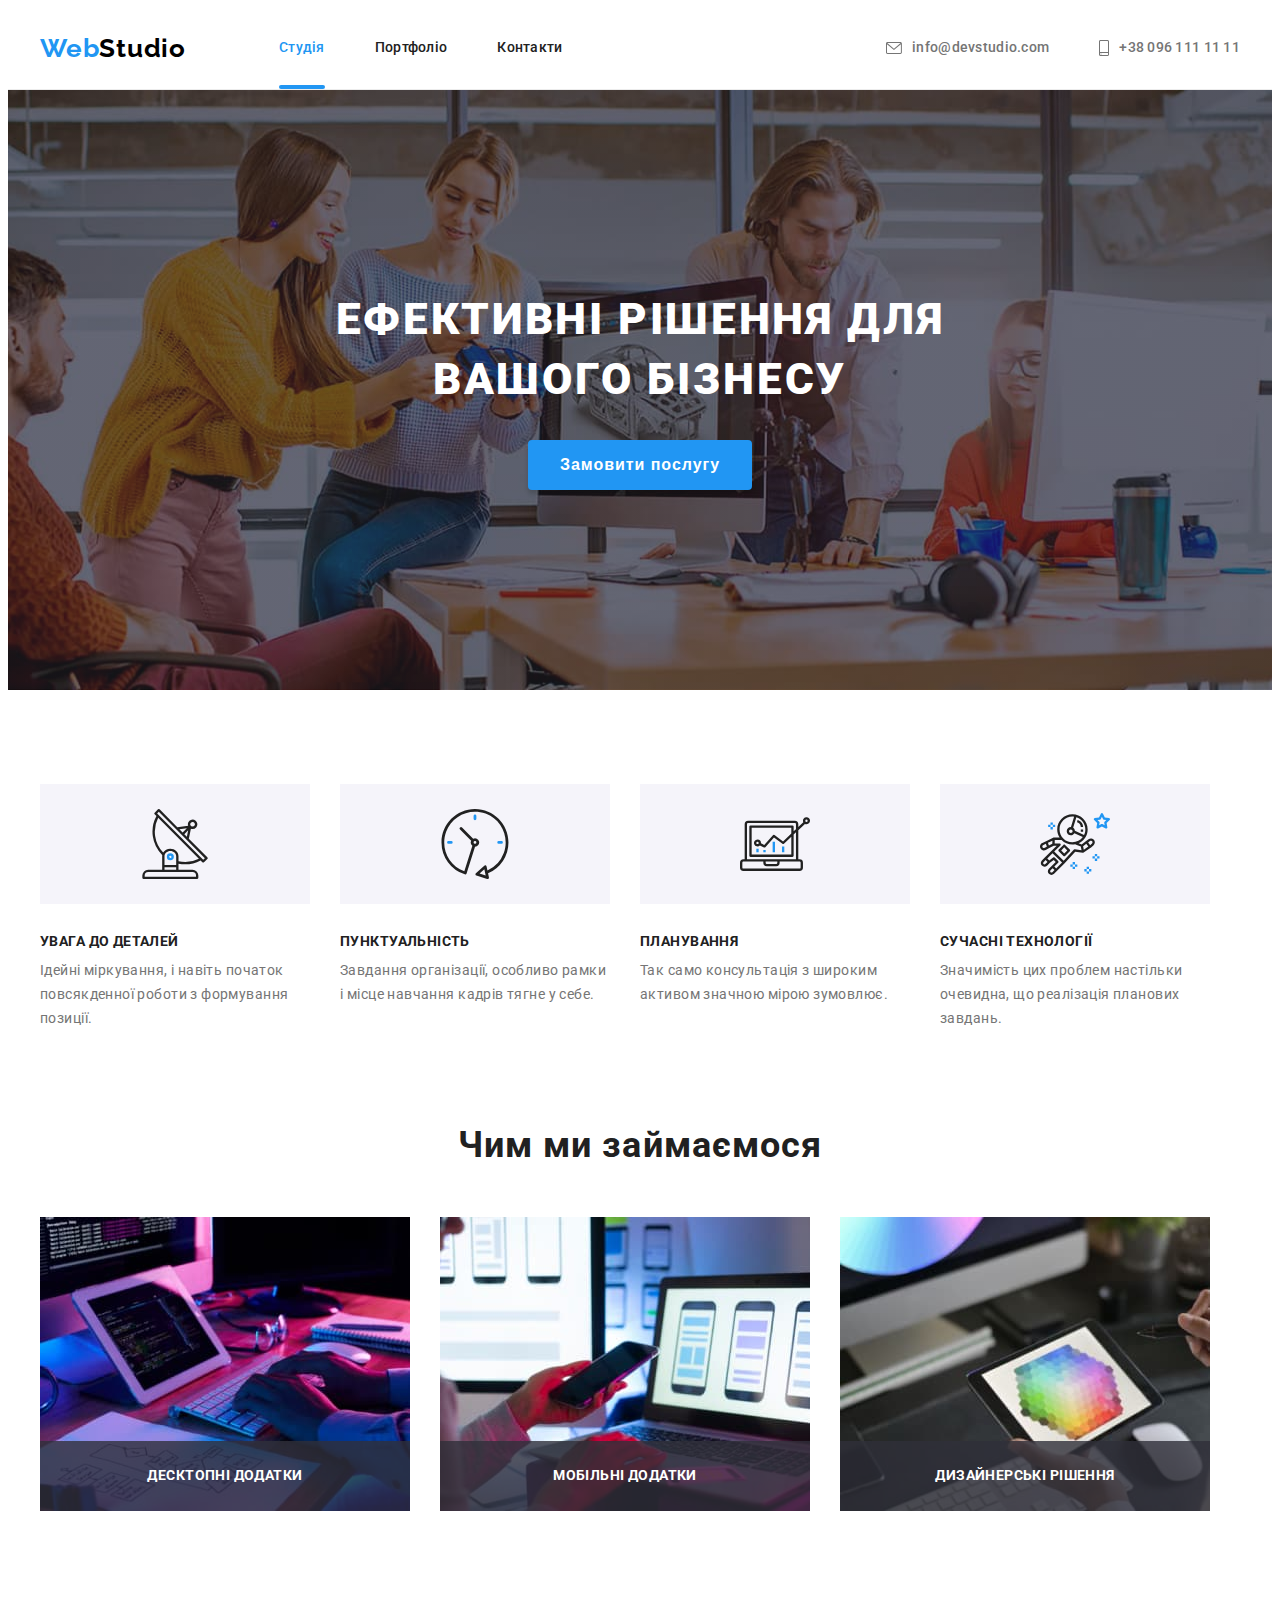
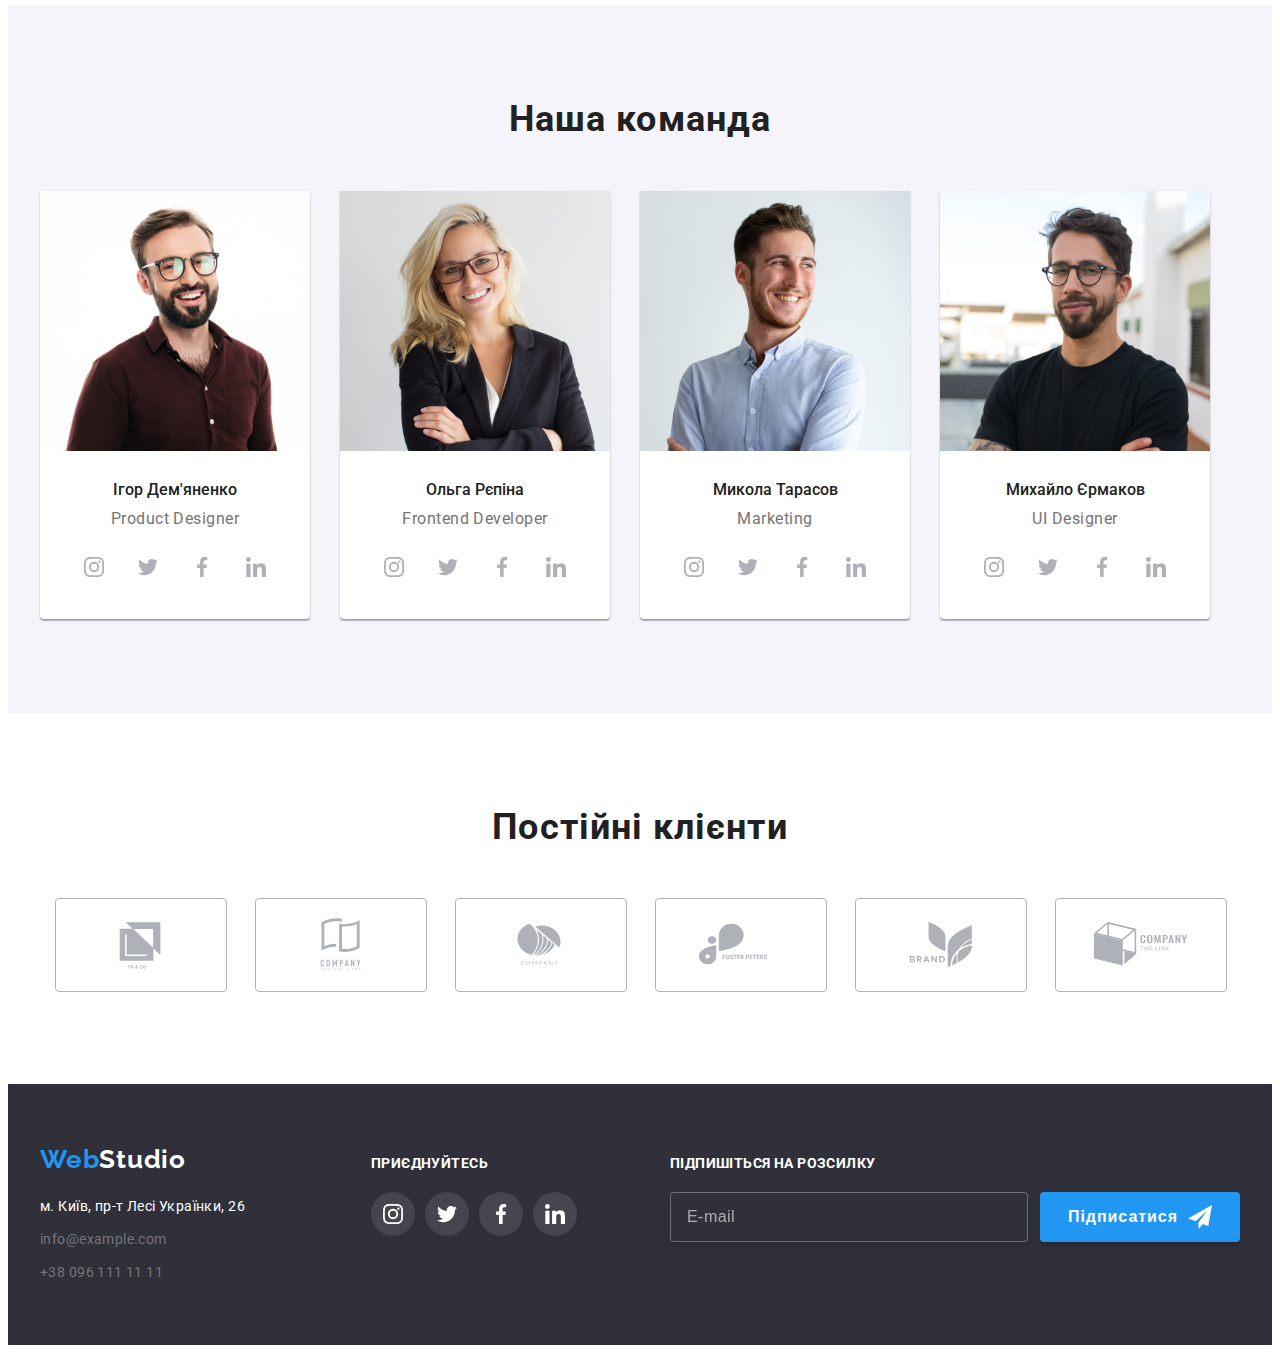
<file: index.html>
<!DOCTYPE html>
<html lang="eu">
  <head>
    <meta charset="UTF-8" />
    <meta http-equiv="X-UA-Compatible" content="IE=edge" />
    <meta name="viewport" content="width=device-width, initial-scale=1.0" />
    <title>Студія</title>
    <link rel="preconnect" href="https://fonts.googleapis.com" />
    <link rel="preconnect" href="https://fonts.gstatic.com" crossorigin />
    <link
      href="https://fonts.googleapis.com/css2?family=Raleway:wght@700&family=Roboto:wght@400;500;700;900&display=swap"
      rel="stylesheet"
    />
    <link 
      rel="stylesheet"
      href="https://cdnjs.cloudflare.com/ajax/libs/modern-normalize/1.1.0/modern-normalize.min.css"
      integrity="sha512-wpPYUAdjBVSE4KJnH1VR1HeZfpl1ub8YT/NKx4PuQ5NmX2tKuGu6U/JRp5y+Y8XG2tV+wKQpNHVUX03MfMFn9Q=="
      crossorigin="anonymous"
      referrerpolicy="no-referrer"
    />
 
    <link rel="stylesheet" href="./css/styles.css" />
  </head>
  <body>
    <!--хедер сайта-->
    <header class="header">
      <div class="container main">
        <nav class="header-nav main">
          <a href="" class="header-logo-link link"
            ><span class="web header-logo-link">Web</span
            ><span class="studio header-logo-link">Studio</span></a
          >

          <ul class="header-list list">
            <li class="header-item"> 
              <a href="" class="header-link link current">Студія</a>
            </li>
            <li class="header-item">
              <a href="./portfolio.html" class="header-link link">Портфоліо</a>
            </li>
            <li class="header-item">
              <a href="" class="header-link link">Контакти</a>
            </li>
          </ul>
        </nav>
        <ul class="header-contact list">
          <li class="header-item">
            <a
              href="mailto:info@devstudio.com"
              class="header-link link button-contact"
            >
              <svg class="header-item-icon" width="16px" height="12px">
                <use href="./images/icons.svg#icon-envelope"></use>
              </svg>
              info@devstudio.com
            </a>
          </li>
          <li class="header-item">
            <a href="tel:+380961111111" class="header-link link button-contact">
              <svg class="header-item-icon" width="10px" height="16px">
                <use href="./images/icons.svg#icon-smartphone"></use>
              </svg>
              +38 096 111 11 11
            </a>
          </li>
        </ul>
      </div>
    </header>
    <main>
      <!--шапка-->

      <section class="hero">
        <div class="container">
          <h1 class="hero-title">Ефективні рішення для вашого бізнесу</h1>
          <button data-modal-open type="button" class="hero-btn">
            Замовити послугу
          </button>
        </div>
      </section>

      <!--особливості-->
      <section class="section">
        <div class="container">
          <h2 class="features-titel text-hidden">особливості</h2>
          <ul class="features-list list">
            <li class="features-item">
              <div class="features-icon">
                <svg class="features-item-icon" width="70px" height="70px">
                  <use href="./images/icons.svg#icon-antenna"></use>
                </svg>
              </div>
              <h3 class="features-skills-title">УВАГА ДО ДЕТАЛЕЙ</h3>
              <p class="features-skills-text">
                Ідейні міркування, і навіть початок повсякденної роботи з
                формування позиції.
              </p>
            </li>
            <li class="features-item">
              <div class="features-icon">
                <svg class="features-item-icon" width="70px" height="70px">
                  <use href="./images/icons.svg#icon-clock"></use>
                </svg>
              </div>
              <h3 class="features-skills-title">ПУНКТУАЛЬНІСТЬ</h3>
              <p class="features-skills-text">
                Завдання організації, особливо рамки і місце навчання кадрів
                тягне у себе.
              </p>
            </li>
            <li class="features-item">
              <div class="features-icon">
                <svg class="features-item-icon" width="70px" height="70px">
                  <use href="./images/icons.svg#icon-diagram"></use>
                </svg>
              </div>
              <h3 class="features-skills-title">ПЛАНУВАННЯ</h3>
              <p class="features-skills-text">
                Так само консультація з широким активом значною мірою зумовлює.
              </p>
            </li>
            <li class="features-item">
              <div class="features-icon">
                <svg class="features-item-icon" width="70px" height="70px">
                  <use href="./images/icons.svg#icon-astronaut"></use>
                </svg>
              </div>
              <h3 class="features-skills-title">СУЧАСНІ ТЕХНОЛОГІЇ</h3>
              <p class="features-skills-text">
                Значимість цих проблем настільки очевидна, що реалізація
                планових завдань.
              </p>
            </li>
          </ul>
        </div>
      </section>
      <!--зайнятість-->
      <section class="section employment">
        <div class="container">
          <h2 class="employment-title">Чим ми займаємося</h2>
          <ul class="employment-list list">
            <li class="employment-item">
              <div class="employment-img">
                <img
                  class="img"
                  src="./images/box-1.jpg"
                  alt="desktop applications"
                  width="370"
                />
                <p class="employment-top-text">Десктопні додатки</p>
              </div>
            </li>
            <li class="employment-item">
              <div class="employment-img">
                <img
                  class="img"
                  src="./images/box-2.jpg"
                  alt="mobile application"
                  width="370"
                />
                <p class="employment-top-text">Мобільні додатки</p>
              </div>
            </li>
            <li class="employment-item">
              <div class="employment-img">
                <img
                  class="img"
                  src="./images/box-3.jpg"
                  alt="design solution"
                  width="370"
                />
                <p class="employment-top-text">Дизайнерські рішення</p>
              </div>
            </li>
          </ul>
        </div>
      </section>
      <!--команда-->
      <section class="section team">
        <div class="container">
          <h2 class="team-title">Наша команда</h2>
          <ul class="team-list list">
            <li class="team-item">
              <img
                class="img"
                src="./images/produkt-designe.jpg"
                alt="produkt designer"
                width="270"
              />
              <div class="team-jpg">
                <h3 class="team-player-title">Ігор Дем'яненко</h3>
                <p class="team-text">Product Designer</p>
                <ul class="social-network list">
                  <li class="social-network-item">
                    <a href="" class="social-network-link link">
                      <svg
                        class="social-network-icon"
                        width="20px"
                        height="20px"
                      >
                        <use href="./images/icons.svg#icon-instagram"></use>
                      </svg>
                    </a>
                  </li>
                  <li class="social-network-item">
                    <a href="" class="social-network-link link">
                      <svg
                        class="social-network-icon"
                        width="20px"
                        height="20px"
                      >
                        <use href="./images/icons.svg#icon-twitter"></use>
                      </svg>
                    </a>
                  </li>
                  <li class="social-network-item">
                    <a href="" class="social-network-link link">
                      <svg
                        class="social-network-icon"
                        width="20px"
                        height="20px"
                      >
                        <use href="./images/icons.svg#icon-facebook"></use>
                      </svg>
                    </a>
                  </li>
                  <li class="social-network-item">
                    <a href="" class="social-network-link link">
                      <svg
                        class="social-network-icon"
                        width="20px"
                        height="20px"
                      >
                        <use href="./images/icons.svg#icon-linkedin"></use>
                      </svg>
                    </a>
                  </li>
                </ul>
              </div>
            </li>
            <li class="team-item">
              <img
                class="img"
                src="./images/frontend-developed.jpg"
                alt="frontend developed"
                width="270"
              />
              <div class="team-jpg">
                <h3 class="team-player-title">Ольга Рєпіна</h3>
                <p class="team-text">Frontend Developer</p>
                <ul class="social-network list">
                  <li class="social-network-item">
                    <a href="" class="social-network-link link">
                      <svg
                        class="social-network-icon"
                        width="20px"
                        height="20px"
                      >
                        <use href="./images/icons.svg#icon-instagram"></use>
                      </svg>
                    </a>
                  </li>
                  <li class="social-network-item">
                    <a href="" class="social-network-link link">
                      <svg
                        class="social-network-icon"
                        width="20px"
                        height="20px"
                      >
                        <use href="./images/icons.svg#icon-twitter"></use>
                      </svg>
                    </a>
                  </li>
                  <li class="social-network-item">
                    <a href="" class="social-network-link link">
                      <svg
                        class="social-network-icon"
                        width="20px"
                        height="20px"
                      >
                        <use href="./images/icons.svg#icon-facebook"></use>
                      </svg>
                    </a>
                  </li>
                  <li class="social-network-item">
                    <a href="" class="social-network-link link">
                      <svg
                        class="social-network-icon"
                        width="20px"
                        height="20px"
                      >
                        <use href="./images/icons.svg#icon-linkedin"></use>
                      </svg>
                    </a>
                  </li>
                </ul>
              </div>
            </li>
            <li class="team-item">
              <img
                class="img"
                src="./images/marketing.jpg"
                alt="marketing"
                width="270"
              />
              <div class="team-jpg">
                <h3 class="team-player-title">Микола Тарасов</h3>
                <p class="team-text">Marketing</p>
                <ul class="social-network list">
                  <li class="social-network-item">
                    <a href="" class="social-network-link link">
                      <svg
                        class="social-network-icon"
                        width="20px"
                        height="20px"
                      >
                        <use href="./images/icons.svg#icon-instagram"></use>
                      </svg>
                    </a>
                  </li>
                  <li class="social-network-item">
                    <a href="" class="social-network-link link">
                      <svg
                        class="social-network-icon"
                        width="20px"
                        height="20px"
                      >
                        <use href="./images/icons.svg#icon-twitter"></use>
                      </svg>
                    </a>
                  </li>
                  <li class="social-network-item">
                    <a href="" class="social-network-link link">
                      <svg
                        class="social-network-icon"
                        width="20px"
                        height="20px"
                      >
                        <use href="./images/icons.svg#icon-facebook"></use>
                      </svg>
                    </a>
                  </li>
                  <li class="social-network-item">
                    <a href="" class="social-network-link link">
                      <svg
                        class="social-network-icon"
                        width="20px"
                        height="20px"
                      >
                        <use href="./images/icons.svg#icon-linkedin"></use>
                      </svg>
                    </a>
                  </li>
                </ul>
              </div>
            </li>
            <li class="team-item">
              <img
                class="img"
                src="./images/ui-designet.jpg"
                alt="ui designer"
                width="270"
              />
              <div class="team-jpg">
                <h3 class="team-player-title">Михайло Єрмаков</h3>
                <p class="team-text">UI Designer</p>
                <ul class="social-network list">
                  <li class="social-network-item">
                    <a href="" class="social-network-link link">
                      <svg
                        class="social-network-icon"
                        width="20px"
                        height="20px"
                      >
                        <use href="./images/icons.svg#icon-instagram"></use>
                      </svg>
                    </a>
                  </li>
                  <li class="social-network-item">
                    <a href="" class="social-network-link link">
                      <svg
                        class="social-network-icon"
                        width="20px"
                        height="20px"
                      >
                        <use href="./images/icons.svg#icon-twitter"></use>
                      </svg>
                    </a>
                  </li>
                  <li class="social-network-item">
                    <a href="" class="social-network-link link">
                      <svg
                        class="social-network-icon"
                        width="20px"
                        height="20px"
                      >
                        <use href="./images/icons.svg#icon-facebook"></use>
                      </svg>
                    </a>
                  </li>
                  <li class="social-network-item">
                    <a href="" class="social-network-link link">
                      <svg
                        class="social-network-icon"
                        width="20px"
                        height="20px"
                      >
                        <use href="./images/icons.svg#icon-linkedin"></use>
                      </svg>
                    </a>
                  </li>
                </ul>
              </div>
            </li>
          </ul>
        </div>
      </section>

      <!--клієнти-->
      <section class="section">
        <div class="container">
          <h2 class="client-title">Постійні клієнти</h2>
          <ul class="client-list list">
            <li class="client-item">
              <a href="" class="client-link link">
                <svg class="client-icon" width="106px" height="60px">
                  <use href="./images/icons.svg#icon-logo-ya-co"></use>
                </svg>
              </a>
            </li>
            <li class="client-item">
              <a href="" class="client-link link">
                <svg class="client-icon" width="106px" height="60px">
                  <use
                    href="./images/icons.svg#icon-logo-company-tag-line-here"
                  ></use>
                </svg>
              </a>
            </li>
            <li class="client-item">
              <a href="" class="client-link link">
                <svg class="client-icon" width="106px" height="60px">
                  <use href="./images/icons.svg#icon-logo-company"></use>
                </svg>
              </a>
            </li>
            <li class="client-item">
              <a href="" class="client-link link">
                <svg class="client-icon" width="106px" height="60px">
                  <use href="./images/icons.svg#icon-logo-foster-peters"></use>
                </svg>
              </a>
            </li>
            <li class="client-item">
              <a href="" class="client-link link">
                <svg class="client-icon" width="106px" height="60px">
                  <use href="./images/icons.svg#icon-logo-brand"></use>
                </svg>
              </a>
            </li>
            <li class="client-item">
              <a href="" class="client-link link">
                <svg class="client-icon" width="106px" height="60px">
                  <use href="./images/icons.svg#icon-logo-tag-line"></use>
                </svg>
              </a>
            </li>
          </ul>
        </div>
      </section>
    </main>

    <footer class="footer">
      <div class="container footer-flex">
        <div class="footer-contact">
          <a href="" class="footer-logo-link link"
            ><span class="footer-web footer-logo-link">Web</span
            ><span class="footer-studio footer-logo-link">Studio</span></a
          >

          <address class="footer-adress">
            <ul class="footer-list list">
              <li class="footer-adress-item foot-item">
                <a
                  href="https://goo.gl/maps/GNoJBwLivwUf7jna8"
                  target="_blank"
                  class="footer-link link adress"
                  >м. Київ, пр-т Лесі Українки, 26</a
                >
              </li>
              <li class="footer-mail-item foot-item">
                <a
                  href="mailto:info@example.com"
                  class="footer-link link button-contact"
                  >info@example.com</a
                >
              </li>
              <li class="footer-tel-item">
                <a
                  href="tel:+380991111111"
                  class="footer-link link button-contact"
                  >+38 096 111 11 11</a
                >
              </li>
            </ul>
          </address>
        </div>

        <div class="footer-icon">
          <h2 class="footer-team-icon list">приєднуйтесь</h2>
          <ul class="footer-social-network list">
            <li class="footer-social-network-item">
              <a href="" class="footer-social-network-link link">
                <svg
                  class="footer-social-network-icon"
                  width="20px"
                  height="20px"
                >
                  <use href="./images/icons.svg#icon-instagram"></use>
                </svg>
              </a>
            </li>
            <li class="footer-social-network-item">
              <a href="" class="footer-social-network-link link">
                <svg
                  class="footer-social-network-icon"
                  width="20px"
                  height="20px"
                >
                  <use href="./images/icons.svg#icon-twitter"></use>
                </svg>
              </a>
            </li>
            <li class="footer-social-network-item">
              <a href="" class="footer-social-network-link link">
                <svg
                  class="footer-social-network-icon"
                  width="20px"
                  height="20px"
                >
                  <use href="./images/icons.svg#icon-facebook"></use>
                </svg>
              </a>
            </li>
            <li class="footer-social-network-item">
              <a href="" class="footer-social-network-link link">
                <svg
                  class="footer-social-network-icon"
                  width="20px"
                  height="20px"
                >
                  <use href="./images/icons.svg#icon-linkedin"></use>
                </svg>
              </a>
            </li>
          </ul>
        </div>

        <div class="footer-singup">
          <h2 class="footer-singup-team">Підпишіться на розсилку</h2>
          <form class="footer-singup-send">
            <input
              type="email"
              class="footer-singup-input"
              placeholder="E-mail"
              name="mail"
              id="mail"
            />
            <button class="footer-singup-btn">
              Підписатися
              <svg class="footer-singup-btn-icon" width="24px" height="24px">
                <use href="./images/icons.svg#icon-send"></use>
              </svg>
            </button>
          </form>
        </div>
      </div>
    </footer>

    <div class="backdrop is-hidden" data-modal>
      <div class="modal">
        <button type="button" class="modal-close" data-modal-close>
          <svg class="modal-x-close-icon" width="18px" height="18px">
            <use href="./images/icons.svg#icon-x-close-black"></use>
          </svg>
        </button>

        <h2 class="modal-title">Залиште свої дані, ми вам передзвонимо</h2>
        <form class="modal-form">
          <div class="modal-field">
            <label for="name" class="modal-label">Імʼя</label>
            <div class="modal-icon">
              <input
                type="text"
                class="modal-input"
                placeholder=""
                name="name"
                id="name"
                required
              />
              <svg class="modal-input-icon" width="18px" height="18px">
                <use href="./images/icons.svg#icon-person-black"></use>
              </svg>
            </div>
          </div>

          <div class="modal-field">
            <label for="tel" class="modal-label">Телефон</label>
            <div class="modal-icon">
              <input
                type="tel"
                class="modal-input"
                placeholder=""
                name="tel"
                id="tel"
              />
              <svg class="modal-input-icon" width="18px" height="18px">
                <use href="./images/icons.svg#icon-phone-black"></use>
              </svg>
            </div>
          </div>

          <div class="modal-field">
            <label for="email" class="modal-label">Пошта</label>
            <div class="modal-icon">
              <input
                type="email"
                class="modal-input"
                placeholder=""
                name="email"
                id="email"
              />
              <svg class="modal-input-icon" width="18px" height="18px">
                <use href="./images/icons.svg#icon-email-black"></use>
              </svg>
            </div>
          </div>

          <div class="modal-field-comment">
            <label for="comment" class="modal-label">Коментар</label>
            <textarea
              name="comment"
              id="comment"
              class="modal-comment"
              placeholder="Введіть текст"
            ></textarea>
          </div>

          <div class="modal-field-check">
            <input
              type="checkbox"
              class="modal-check text-hidden"
              name="policy"
              id="policy"
              value="true"
            />
            <label for="policy" class="modal-check-text">
              <span>
                <svg class="modal-icon-vector" width="11px" height="8px">
                  <use href="./images/icons.svg#icon-vector"></use>
                </svg>
              </span>
              <p class="contract-text">Погоджуюся з розсилкою та приймаю</p>
              <a href="" class="contract-link">Умови договору</a>
            </label>
          </div>

          <button type="submit" class="modal-submit-btn">Відправити</button>
        </form>
      </div>
    </div>
    <script src="./js/modal.js"></script>
  </body>
</html>
</file>
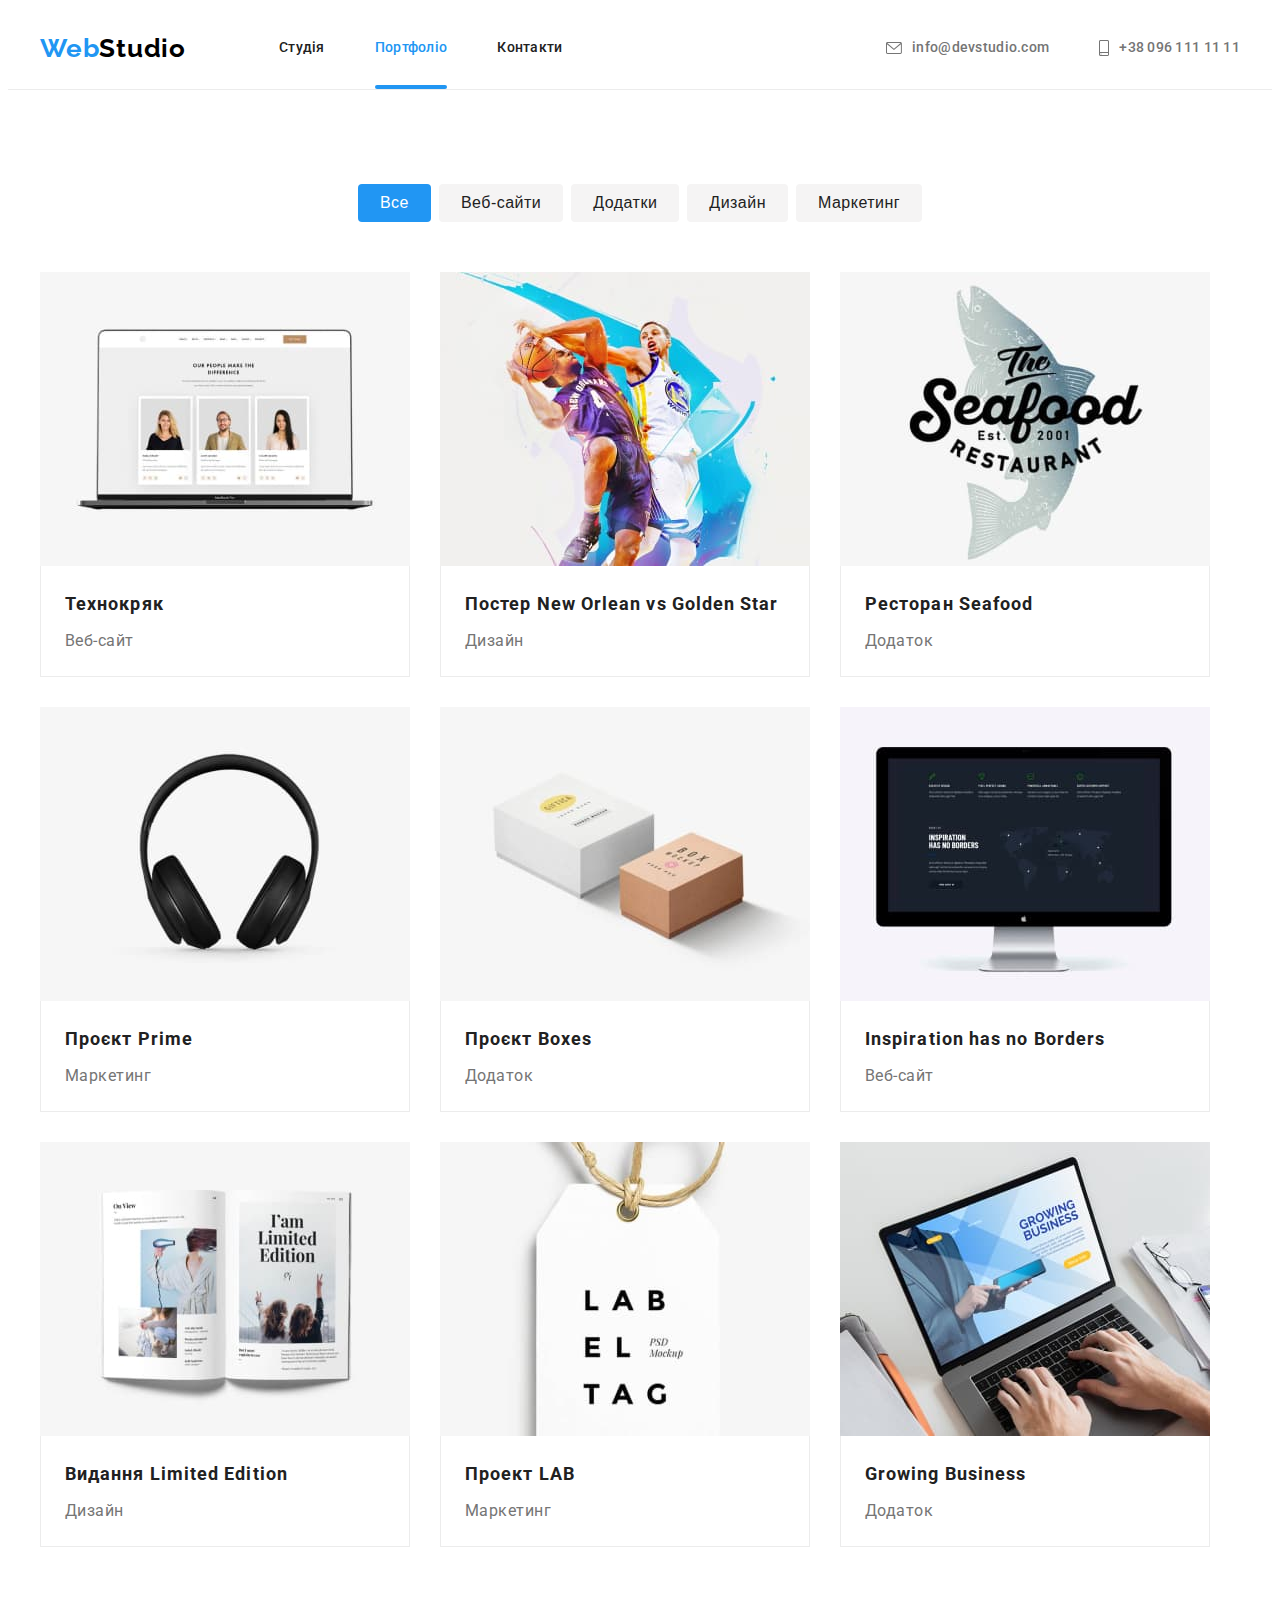
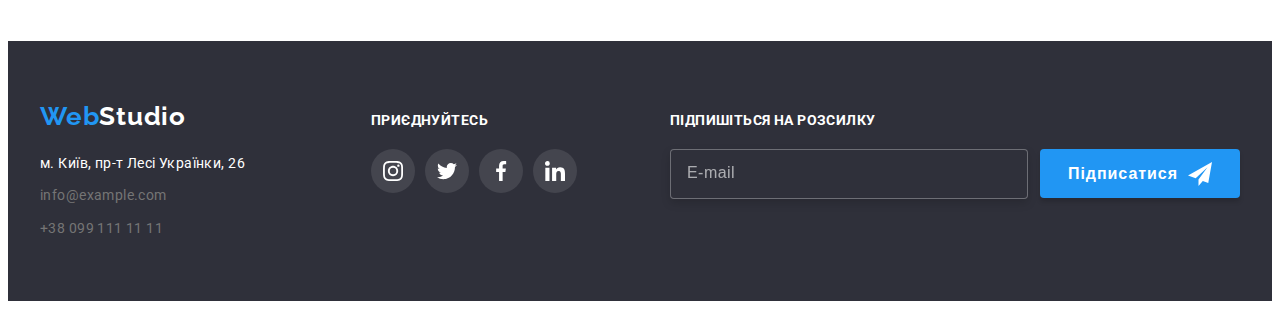
<file: portfolio.html>
<!DOCTYPE html>
<html lang="eu">
  <head>
    <meta charset="UTF-8" />
    <meta http-equiv="X-UA-Compatible" content="IE=edge" />
    <meta name="viewport" content="width=device-width, initial-scale=1.0" />
    <title>Портфоліо</title>
    <link rel="preconnect" href="https://fonts.googleapis.com" />
    <link rel="preconnect" href="https://fonts.gstatic.com" crossorigin />
    <link
      href="https://fonts.googleapis.com/css2?family=Raleway:wght@700&family=Roboto:wght@400;500;700;900&display=swap"
      rel="stylesheet"
    />
    <link
      rel="stylesheet"
      href="https://cdnjs.cloudflare.com/ajax/libs/modern-normalize/1.1.0/modern-normalize.min.css"
      integrity="sha512-wpPYUAdjBVSE4KJnH1VR1HeZfpl1ub8YT/NKx4PuQ5NmX2tKuGu6U/JRp5y+Y8XG2tV+wKQpNHVUX03MfMFn9Q=="
      crossorigin="anonymous"
      referrerpolicy="no-referrer"
    />

    <link rel="stylesheet" href="./css/styles.css" />
  </head>
  <body>
    <!--хедер сайта-->
    <header class="header">
      <div class="container main">
        <nav class="header-nav main">
          <a href="" class="header-logo-link link"
            ><span class="web header-logo-link">Web</span
            ><span class="studio header-logo-link">Studio</span></a
          >

          <ul class="header-list list">
            <li class="header-item">
              <a href="./index.html" class="header-link link">Студія</a>
            </li>
            <li class="header-item">
              <a href="" class="header-link link current">Портфоліо</a>
            </li>
            <li class="header-item">
              <a href="" class="header-link link">Контакти</a>
            </li>
          </ul>
        </nav>
        <ul class="header-contact list">
          <li class="header-item">
            <a
              href="mailto:info@devstudio.com"
              class="header-link link button-contact"
            >
              <svg class="header-item-icon" width="16px" height="12px">
                <use href="./images/icons.svg#icon-envelope"></use>
              </svg>
              info@devstudio.com
            </a>
          </li>
          <li class="header-item">
            <a href="tel:+380961111111" class="header-link link button-contact">
              <svg class="header-item-icon" width="10px" height="16px">
                <use href="./images/icons.svg#icon-smartphone"></use>
              </svg>
              +38 096 111 11 11
            </a>
          </li>
        </ul>
      </div>
    </header>

    <main>
      <section class="section">
        <!--Фільтр-Портфоліо-->
        <div class="container">
          <h1 class="hidden-title text-hidden">Портфоліо</h1>
          <ul class="filter-list list">
            <li class="filter-item">
              <button
                type="button"
                class="filter-btn filter-btn-shadow primary"
              >
                Все
              </button>
            </li>
            <li class="filter-item">
              <button type="button" class="filter-btn filter-btn-shadow">
                Веб-сайти
              </button>
            </li>
            <li class="filter-item">
              <button type="button" class="filter-btn filter-btn-shadow">
                Додатки
              </button>
            </li>
            <li class="filter-item">
              <button type="button" class="filter-btn filter-btn-shadow">
                Дизайн
              </button>
            </li>
            <li class="filter-item">
              <button type="button" class="filter-btn filter-btn-shadow">
                Маркетинг
              </button>
            </li>
          </ul>

          <ul class="project-list list">
            <li class="project-item">
              <a href="" class="project-link link">
                <div class="project-img">
                  <img
                    class="img"
                    src="./images/technocryak.jpg"
                    alt="Technocryak"
                    width="370"
                  />
                  <p class="project-top-text">
                    Ресурс пропонує комплексні пропозиції з різним рівнем
                    функціоналу та сервісів. Все це дозволить відвідувачу
                    отримати вичерпні відомості про компанію чи приватну особу.
                  </p>
                </div>
                <div class="project-content">
                  <h2 class="project-title">Технокряк</h2>
                  <p class="project-text">Веб-сайт</p>
                </div>
              </a>
            </li>

            <li class="project-item">
              <a href="" class="project-link link">
                <div class="project-img">
                  <img
                    class="img"
                    src="./images/poster-new-orlean-vs-golden-star.jpg"
                    alt="Poster new Orlean vs Golden sta"
                    width="370"
                  />
                  <p class="project-top-text">
                    Ресурс пропонує комплексні пропозиції з різним рівнем
                    функціоналу та сервісів. Все це дозволить відвідувачу
                    отримати вичерпні відомості про компанію чи приватну особу.
                  </p>
                </div>
                <div class="project-content">
                  <h2 class="project-title">
                    Постер New Orlean vs Golden Star
                  </h2>
                  <p class="project-text">Дизайн</p>
                </div>
              </a>
            </li>

            <li class="project-item">
              <a href="" class="project-link link">
                <div class="project-img">
                  <img
                    class="img"
                    src="./images/restaurant-seafood.jpg"
                    alt="Restaurant Seafood"
                    width="370"
                  />
                  <p class="project-top-text">
                    Ресурс пропонує комплексні пропозиції з різним рівнем
                    функціоналу та сервісів. Все це дозволить відвідувачу
                    отримати вичерпні відомості про компанію чи приватну особу.
                  </p>
                </div>
                <div class="project-content">
                  <h2 class="project-title">Ресторан Seafood</h2>
                  <p class="project-text">Додаток</p>
                </div>
              </a>
            </li>

            <li class="project-item">
              <a href="" class="project-link link">
                <div class="project-img">
                  <img
                    class="img"
                    src="./images/project-prime.jpg"
                    alt="Project Prime"
                    width="370"
                  />
                  <p class="project-top-text">
                    Ресурс пропонує комплексні пропозиції з різним рівнем
                    функціоналу та сервісів. Все це дозволить відвідувачу
                    отримати вичерпні відомості про компанію чи приватну особу.
                  </p>
                </div>
                <div class="project-content">
                  <h2 class="project-title">Проєкт Prime</h2>
                  <p class="project-text">Маркетинг</p>
                </div>
              </a>
            </li>

            <li class="project-item">
              <a href="" class="project-link link">
                <div class="project-img">
                  <img
                    class="img"
                    src="./images/project-boxes.jpg"
                    alt="Project Boxes"
                    width="370"
                  />
                  <p class="project-top-text">
                    Ресурс пропонує комплексні пропозиції з різним рівнем
                    функціоналу та сервісів. Все це дозволить відвідувачу
                    отримати вичерпні відомості про компанію чи приватну особу.
                  </p>
                </div>
                <div class="project-content">
                  <h2 class="project-title">Проєкт Boxes</h2>
                  <p class="project-text">Додаток</p>
                </div>
              </a>
            </li>

            <li class="project-item">
              <a href="" class="project-link link">
                <div class="project-img">
                  <img
                    class="img"
                    src="./images/inspiratiom-has-no-borders.jpg"
                    alt="Inspiratiom has no Borders"
                    width="370"
                  />
                  <p class="project-top-text">
                    Ресурс пропонує комплексні пропозиції з різним рівнем
                    функціоналу та сервісів. Все це дозволить відвідувачу
                    отримати вичерпні відомості про компанію чи приватну особу.
                  </p>
                </div>
                <div class="project-content">
                  <h2 class="project-title">Inspiration has no Borders</h2>
                  <p class="project-text">Веб-сайт</p>
                </div>
              </a>
            </li>

            <li class="project-item">
              <a href="" class="project-link link">
                <div class="project-img">
                  <img
                    class="img"
                    src="./images/poblishing-limited-edition.jpg"
                    alt="Poblishing Limited Edition"
                    width="370"
                  />
                  <p class="project-top-text">
                    Ресурс пропонує комплексні пропозиції з різним рівнем
                    функціоналу та сервісів. Все це дозволить відвідувачу
                    отримати вичерпні відомості про компанію чи приватну особу.
                  </p>
                </div>
                <div class="project-content">
                  <h2 class="project-title">Видання Limited Edition</h2>
                  <p class="project-text">Дизайн</p>
                </div>
              </a>
            </li>

            <li class="project-item">
              <a href="" class="project-link link">
                <div class="project-img">
                  <img
                    class="img"
                    src="./images/project-lab.jpg"
                    alt="Project LAB"
                    width="370"
                  />
                  <p class="project-top-text">
                    Ресурс пропонує комплексні пропозиції з різним рівнем
                    функціоналу та сервісів. Все це дозволить відвідувачу
                    отримати вичерпні відомості про компанію чи приватну особу.
                  </p>
                </div>
                <div class="project-content">
                  <h2 class="project-title">Проект LAB</h2>
                  <p class="project-text">Маркетинг</p>
                </div>
              </a>
            </li>

            <li class="project-item">
              <a href="" class="project-link link">
                <div class="project-img">
                  <img
                    class="img"
                    src="./images/growing-business.jpg"
                    alt="Growing Business"
                    width="370"
                  />
                  <p class="project-top-text">
                    Ресурс пропонує комплексні пропозиції з різним рівнем
                    функціоналу та сервісів. Все це дозволить відвідувачу
                    отримати вичерпні відомості про компанію чи приватну особу.
                  </p>
                </div>
                <div class="project-content">
                  <h2 class="project-title">Growing Business</h2>
                  <p class="project-text">Додаток</p>
                </div>
              </a>
            </li>
          </ul>
        </div>
      </section>
    </main>

    <footer class="footer">
      <div class="container footer-flex">
        <div class="footer-contact">
          <a href="" class="footer-logo-link link"
            ><span class="footer-web footer-logo-link">Web</span
            ><span class="footer-studio footer-logo-link">Studio</span></a
          >

          <address class="footer-adress">
            <ul class="footer-list list">
              <li class="footer-adress-item foot-item">
                <a
                  href="https://goo.gl/maps/GNoJBwLivwUf7jna8"
                  target="_blank"
                  class="footer-link link adress"
                  >м. Київ, пр-т Лесі Українки, 26</a
                >
              </li>
              <li class="footer-mail-item foot-item">
                <a
                  href="mailto:info@example.com"
                  class="footer-link link button-contact"
                  >info@example.com</a
                >
              </li>
              <li class="footer-tel-item">
                <a
                  href="tel:+380991111111"
                  class="footer-link link button-contact"
                  >+38 099 111 11 11</a
                >
              </li>
            </ul>
          </address>
        </div>

        <div class="footer-icon">
          <h2 class="footer-team-icon list">приєднуйтесь</h2>
          <ul class="footer-social-network list">
            <li class="footer-social-network-item">
              <a href="" class="footer-social-network-link link">
                <svg
                  class="footer-social-network-icon"
                  width="20px"
                  height="20px"
                >
                  <use href="./images/icons.svg#icon-instagram"></use>
                </svg>
              </a>
            </li>
            <li class="footer-social-network-item">
              <a href="" class="footer-social-network-link link">
                <svg
                  class="footer-social-network-icon"
                  width="20px"
                  height="20px"
                >
                  <use href="./images/icons.svg#icon-twitter"></use>
                </svg>
              </a>
            </li>
            <li class="footer-social-network-item">
              <a href="" class="footer-social-network-link link">
                <svg
                  class="footer-social-network-icon"
                  width="20px"
                  height="20px"
                >
                  <use href="./images/icons.svg#icon-facebook"></use>
                </svg>
              </a>
            </li>
            <li class="footer-social-network-item">
              <a href="" class="footer-social-network-link link">
                <svg
                  class="footer-social-network-icon"
                  width="20px"
                  height="20px"
                >
                  <use href="./images/icons.svg#icon-linkedin"></use>
                </svg>
              </a>
            </li>
          </ul>
        </div>
        <div class="footer-singup">
          <h2 class="footer-singup-team">Підпишіться на розсилку</h2>
          <div class="footer-singup-send">
            <input
              type="email"
              class="footer-singup-input"
              placeholder="E-mail"
              name="mail"
              id="mail"
            />
            <button class="footer-singup-btn">
              Підписатися
              <svg class="footer-singup-btn-icon" width="24px" height="24px">
                <use href="./images/icons.svg#icon-send"></use>
              </svg>
            </button>
          </div>
        </div>
      </div>
    </footer>
  </body>
</html>
</file>
<file: css/styles.css>
:root {
  --accent-color: #2196f3;
  --main-title-color: #212121;
  --main-bottom-color: #757575;
  --color-white: #ffffff;
  --button-link: #f5f4f4;
  --background-color: #2f303a;
  --studio: #000000;
  --section-bgc: #f5f4fa;
  --bg-icon: #afb1b8;
  --bgcolor-icon: rgba(255, 255, 255, 0.1);
  --border-line: #ececec;
  --bgc-top-text: rgba(47, 48, 58, 0.8);
  --x-close: rgba(0, 0, 0, 0.1);
}

body {
  font-family: "Roboto", sans-serif;
  color: var(--main-title-color);
}

.list {
  padding: 0;
  margin: 0;
  list-style: none;
}

.link {
  text-decoration: none;
}

.main {
  display: flex;
  align-items: center;
}

.container {
  margin-left: auto;
  margin-right: auto;
  padding-left: 15px;
  padding-right: 15px;
  width: 1200px;
}

.img {
  display: block;
  max-width: 100%;
  height: auto;
}

.studio {
  color: var(--studio);
}

.current {
  position: relative;
}

.current::after {
  content: "";
  position: absolute;
  bottom: 0;
  left: 0;
  margin-bottom: -1px;
  width: 100%;
  height: 4px;
  border-radius: 2px;
  background-color: var(--accent-color);
}

.web {
  color: var(--accent-color);
}

.text-hidden {
  position: absolute;
  width: 1px;
  height: 1px;
  margin: -1px;
  border: 0;
  padding: 0;
  white-space: nowrap;
  clip-path: inset(100%);
  clip: rect(0 0 0 0);
  overflow: hidden;
}

.header {
  border-bottom: 1px solid var(--border-line);
}

.header-list {
  display: flex;
  margin-left: 93px;
}

.header-list .header-item + .header-item {
  margin-left: 50px;
}

.header-list li:last-child {
  margin-right: 0px;
}

.header-contact {
  display: flex;
  margin-left: auto;
}

.header-contact .header-item + .header-item {
  margin-left: 50px;
}

.header-logo-link {
  padding-top: 25px;
  padding-bottom: 25px;

  font-family: "Raleway";
  font-weight: 700;
  font-size: 26px;
  line-height: 1.19;
  letter-spacing: 0.03em;

  transition: color 250ms cubic-bezier(0.4, 0, 0.2, 1);
}

.header-logo-link:hover,
.header-logo-link:focus,
.header-logo-link:active {
  color: var(--accent-color);
}

.header-link:hover .header-item-icon,
.header-link:focus .header-item-icon,
.header-link:active .header-item-icon {
  fill: var(--accent-color);
}

.header-item-icon {
  fill: var(--main-bottom-color);
  margin-right: 10px;
  background-position: center;
  background-size: cover;

  align-items: center;
}

.header-link {
  align-items: center;
  display: flex;
  padding-top: 32px;
  padding-bottom: 32px;

  color: var(--main-title-color);
  transition: color 250ms cubic-bezier(0.4, 0, 0.2, 1);
}

.current {
  color: var(--accent-color);
}

.header-link {
  font-weight: 500;
  font-size: 14px;
  line-height: 1.14;
  letter-spacing: 0.02em;
}
.header-link:hover,
.header-link:focus,
.header-link:active {
  color: var(--accent-color);
}

.hero {
  margin-left: auto;
  margin-right: auto;
  padding-top: 200px;
  padding-bottom: 200px;

  max-width: 1600px;

  text-align: center;
  background-color: var(--background-color);

  background-image: linear-gradient(
      rgba(47, 48, 58, 0.4),
      rgba(47, 48, 58, 0.4)
    ),
    url("../images/hero.jpg");
  background-repeat: no-repeat;
  background-position: center;
  background-size: cover;
}

.hero-title {
  margin-top: 0;
  margin-bottom: 30px;
  margin-left: auto;
  margin-right: auto;

  width: 670px;

  font-weight: 900;
  font-size: 44px;
  line-height: 1.36;
  text-align: center;
  text-transform: uppercase;

  color: var(--color-white);
  letter-spacing: 0.06em;
}

.hero-btn {
  border-radius: 4px;
  padding: 10px 32px;
  border-style: none;

  font-weight: 700;
  font-size: 16px;
  line-height: 1.87;
  text-align: center;

  color: var(--color-white);
  background-color: var(--accent-color);
  box-shadow: 0px 4px 4px rgba(0, 0, 0, 0.15);
  letter-spacing: 0.06em;
  cursor: pointer;
}

.section {
  padding-top: 94px;
  padding-bottom: 94px;
}

.features-list {
  display: flex;
  flex-wrap: wrap;
}

.features-item {
  width: 270px;
}

.features-icon {
  display: flex;
  width: 270px;
  height: 120px;
  background-color: var(--section-bgc);
  align-items: center;
  justify-content: center;
}

.features-list .features-item + .features-item {
  margin-left: 30px;
}

.features-skills-title {
  margin-top: 30px;
  margin-bottom: 10px;

  font-weight: 700;
  font-size: 14px;
  line-height: 1.14;
  color: var(--main-title-color);
  letter-spacing: 0.03em;
}

.features-skills-text {
  margin-top: 0;
  margin-bottom: 0;
  font-size: 14px;
  line-height: 1.71;
  color: var(--main-bottom-color);
  letter-spacing: 0.03em;
}

.employment {
  padding-top: 0;
}

.employment-title {
  margin-top: 0;
  margin-bottom: 50px;

  font-weight: 700;
  font-size: 36px;
  line-height: 1.16;
  color: var(--main-title-color);
  letter-spacing: 0.03em;

  text-align: center;
}

.employment-list {
  display: flex;
}

.employment-item {
  width: 370px;
}

.employment-list .employment-item + .employment-item {
  margin-left: 30px;
}

.employment-img {
  position: relative;
}

.employment-top-text {
  position: absolute;
  display: flex;

  bottom: 0;
  left: 0;

  width: 100%;
  height: 70px;
  margin: 0;

  font-weight: 700;
  font-size: 14px;
  line-height: 1.14;
  letter-spacing: 0.03em;
  text-transform: uppercase;

  align-items: center;
  justify-content: center;

  color: var(--color-white);
  background-color: var(--bgc-top-text);
}

.team {
  background-color: var(--section-bgc);
}

.team-list {
  display: flex;
}
.team-item {
  width: 270px;

  box-shadow: 0px 1px 3px rgba(0, 0, 0, 0.12), 0px 1px 1px rgba(0, 0, 0, 0.14),
    0px 2px 1px rgba(0, 0, 0, 0.2);
  border-radius: 0px 0px 4px 4px;

  background-color: var(--color-white);
}

.team-list .team-item + .team-item {
  margin-left: 30px;
}

.team-title {
  margin-top: 0;
  margin-bottom: 50px;

  font-weight: 700;
  font-size: 36px;
  line-height: 1.16;
  color: var(--main-title-color);
  letter-spacing: 0.03em;

  text-align: center;
}

.team-jpg {
  padding-top: 30px;
  padding-bottom: 30px;
}

.team-player-title {
  margin-top: 0;
  margin-bottom: 10px;

  font-weight: 500;
  font-size: 16px;
  line-height: 1.18;
  color: var(--main-title-color);

  text-align: center;
}

.team-text {
  margin-top: 0;
  margin-bottom: 16px;

  font-size: 16px;
  line-height: 1.18;
  color: var(--main-bottom-color);
  letter-spacing: 0.03em;

  text-align: center;
}

.social-network {
  display: flex;
  justify-content: center;
  gap: 10px;
}

.social-network-link {
  width: 44px;
  height: 44px;
  border-radius: 50%;

  display: flex;
  align-items: center;
  justify-content: center;

  transition: background-color 250ms cubic-bezier(0.4, 0, 0.2, 1);
}

.social-network-icon {
  fill: var(--bg-icon);
  transition: fill 250ms cubic-bezier(0.4, 0, 0.2, 1);
}

.social-network-link:hover .social-network-icon,
.social-network-link:focus .social-network-icon,
.social-network-link:active .social-network-icon {
  fill: var(--color-white);
}

.social-network-link:hover,
.social-network-link:focus,
.social-network-link:active {
  background-color: var(--accent-color);
}

.client-title {
  margin-top: 0;
  margin-bottom: 50px;

  font-weight: 700;
  font-size: 36px;
  line-height: 1.16;
  text-align: center;
  letter-spacing: 0.03em;

  color: var(--main-title-color);
}
.client-list {
  display: flex;
  justify-content: center;
  gap: 30px;
}

.client-icon {
  fill: var(--bg-icon);
  transition: fill 250ms cubic-bezier(0.4, 0, 0.2, 1);
}

.client-link:hover,
.client-link:focus,
.client-link:active {
  border-color: var(--accent-color);
}

.client-link:hover .client-icon,
.client-link:focus .client-icon,
.client-link:active .client-icon {
  fill: var(--accent-color);
}

.client-link {
  border: 1px solid var(--bg-icon);
  border-radius: 4px;

  width: 100%;
  height: 100%;

  display: flex;
  align-items: center;
  justify-content: center;

  transition: border-color 250ms cubic-bezier(0.4, 0, 0.2, 1);
}

.client-item {
  width: 170px;
  height: 92px;
}

.filter-list {
  margin-bottom: 50px;

  display: flex;
  justify-content: center;
}

.filter-item:not(:last-child) {
  margin-right: 8px;
}

.filter-btn-shadow:hover,
.filter-btn-shadow:focus,
.filter-btn-shadow:active {
  box-shadow: 0px 3px 1px rgba(0, 0, 0, 0.1), 0px 1px 2px rgba(0, 0, 0, 0.08),
    0px 2px 2px rgba(0, 0, 0, 0.12);
}

.filter-btn {
  border-radius: 4px;
  padding: 6px 22px;
  border-style: none;

  font-weight: 500;
  font-size: 16px;
  line-height: 1.62;

  background-color: var(--button-link);
  color: var(--main-title-color);
  letter-spacing: 0.03em;

  text-align: center;

  transition: background-color 250ms cubic-bezier(0.4, 0, 0.2, 1),
    color 250ms cubic-bezier(0.4, 0, 0.2, 1),
    box-shadow 250ms cubic-bezier(0.4, 0, 0.2, 1);
}

.filter-btn:hover,
.filter-btn:focus,
.filter-btn:active {
  color: var(--button-link);
  background-color: var(--accent-color);
  cursor: pointer;
}

.primary {
  background-color: var(--accent-color);
  color: var(--color-white);
}

.project-list {
  display: flex;
  flex-wrap: wrap;
}

.project-item {
  margin-right: 30px;
  margin-bottom: 30px;

  width: 370px;
}

.project-link {
  display: block;

  transition: box-shadow 250ms cubic-bezier(0.4, 0, 0.2, 1);
}

.project-link:hover,
.project-link:focus,
.project-link:active {
  box-shadow: 0px 1px 1px rgba(0, 0, 0, 0.12), 0px 4px 4px rgba(0, 0, 0, 0.06),
    1px 4px 6px rgba(0, 0, 0, 0.16);
}

.project-item:nth-child(3n) {
  margin-right: 0;
}

.project-item:nth-last-child(-n + 3) {
  margin-bottom: 0;
}

.project-link:hover .project-top-text,
.project-link:focus .project-top-text,
.project-link:active .project-top-text {
  transform: translateY(0);
}

.project-img {
  position: relative;
  overflow: hidden;
}

.project-top-text {
  position: absolute;

  top: 0;
  left: 0;

  width: 100%;
  height: 100%;
  margin: 0;
  padding-top: 64px;
  padding-bottom: 64px;
  padding-left: 24px;
  padding-right: 24px;

  font-weight: 400;
  font-size: 18px;
  line-height: 1.55;

  letter-spacing: 0.03em;

  color: var(--color-white);
  background: rgba(33, 150, 243, 0.9);

  transform: translateY(100%);
  transition: transform 250ms cubic-bezier(0.4, 0, 0.2, 1);

  overflow: auto;
}

.project-content {
  padding-top: 20px;
  padding-bottom: 20px;
  padding-left: 24px;
  padding-right: 24px;
  border-bottom: 1px solid var(--border-line);
  border-left: 1px solid var(--border-line);
  border-right: 1px solid var(--border-line);
}

.project-title {
  margin-top: 0;
  margin-bottom: 4px;

  font-weight: 700;
  font-size: 18px;
  line-height: 2;
  color: var(--main-title-color);
  letter-spacing: 0.06em;
}

.project-text {
  margin-top: 0;
  margin-bottom: 0;

  font-size: 16px;
  line-height: 1.87;
  color: var(--main-bottom-color);
  letter-spacing: 0.03em;
}
.footer-contact {
  flex-grow: 1;
}

.footer-web {
  color: var(--accent-color);
}
.footer-studio {
  color: var(--color-white);
}

.footer-logo-link:hover,
.footer-logo-link:focus,
.footer-logo-link:active {
  color: var(--accent-color);
}

.footer-logo-link {
  font-family: "Raleway";
  font-weight: 700;
  font-size: 26px;
  line-height: 1.19;
  letter-spacing: 0.03em;
  transition: color 250ms cubic-bezier(0.4, 0, 0.2, 1);
}

.button-contact {
  color: var(--main-bottom-color);
}
.footer {
  padding-top: 60px;
  padding-bottom: 60px;

  background-color: var(--background-color);
}

.adress {
  color: var(--color-white);
}

.footer-list {
  font-style: normal;
  font-size: 14px;
  line-height: 1.71;
  letter-spacing: 0.03em;
}

.footer-adress {
  margin-top: 20px;
}

.footer-link:hover,
.footer-link:focus,
.footer-link:active {
  color: var(--accent-color);
}

.footer-link {
  font-size: 14px;
  line-height: 1.71;

  letter-spacing: 0.03em;

  transition: color 250ms cubic-bezier(0.4, 0, 0.2, 1);
}

.foot-item {
  margin-bottom: 9px;
}

.footer-icon {
  margin-left: 70px;
}

.footer-flex {
  display: flex;
  align-items: baseline;
}

.footer-team-icon {
  margin-bottom: 20px;

  font-weight: 700;
  font-size: 14px;
  line-height: 1.14;
  letter-spacing: 0.03em;
  text-transform: uppercase;

  color: var(--color-white);
}

.footer-social-network {
  display: flex;
  justify-content: center;
  gap: 10px;
}

.footer-social-network-link {
  width: 44px;
  height: 44px;
  border-radius: 50%;
  background: var(--bgcolor-icon);

  display: flex;
  align-items: center;
  justify-content: center;

  transition: background-color 250ms cubic-bezier(0.4, 0, 0.2, 1),
    fill 250ms cubic-bezier(0.4, 0, 0.2, 1);
}

.footer-social-network-icon {
  fill: var(--color-white);
}

.footer-social-network-link:hover .footer-social-network-icon,
.footer-social-network-link:focus .footer-social-network-icon,
.footer-social-network-link:active .footer-social-network-icon {
  fill: var(--color-white);
}

.footer-social-network-link:hover,
.footer-social-network-link:focus,
.footer-social-network-link:active {
  background-color: var(--accent-color);
}

.footer-singup {
  margin-left: 93px;
}

.footer-singup-send {
  display: flex;
  align-items: center;
  justify-content: center;
}

.footer-singup-team {
  margin-top: 0;
  margin-bottom: 20px;
  font-weight: 700;
  font-size: 14px;
  line-height: 1.14;
  letter-spacing: 0.03em;
  text-transform: uppercase;

  color: var(--color-white);
}

.footer-singup-input {
  padding: 15px 16px;
  width: 358px;
  height: 50px;
  box-sizing: border-box;

  background-color: var(--background-color);
  border: 1px solid rgba(255, 255, 255, 0.3);
  filter: drop-shadow(0px 4px 4px rgba(0, 0, 0, 0.15));
  border-radius: 4px;

  outline: transparent;
}

.footer-singup-input:focus,
.footer-singup-input:active {
  border: var(--accent-color);
}

.footer-singup-input::placeholder {
  font-size: 16px;
  line-height: 1.25;

  display: flex;
  align-items: center;
  letter-spacing: 0.03em;

  color: rgba(255, 255, 255, 0.6);
}

.footer-singup-btn {
  margin-left: 12px;
  padding: 10px 28px;
  border-style: none;

  font-weight: 700;
  font-size: 16px;
  line-height: 1.87;

  letter-spacing: 0.06em;

  display: flex;
  align-items: center;

  color: var(--color-white);

  background: var(--accent-color);
  box-shadow: 0px 4px 4px rgba(0, 0, 0, 0.15);
  border-radius: 4px;

  cursor: pointer;
}

.footer-singup-btn-icon {
  margin-left: 10px;
  display: flex;
  align-items: center;
  justify-content: center;
  fill: var(--color-white);
}

.modal-comment::placeholder {
  position: absolute;

  font-size: 12px;
  line-height: 1.16;
  letter-spacing: 0.01em;

  color: rgba(117, 117, 117, 0.5);

  transition: color 250ms cubic-bezier(0.4, 0, 0.2, 1);
}

.backdrop {
  position: fixed;
  top: 0;
  left: 0;
  width: 100%;
  height: 100%;

  opacity: 1;

  background-color: rgba(0, 0, 0, 0.2);

  transition: opacity 250ms cubic-bezier(0.4, 0, 0.2, 1),
    visibility 250ms cubic-bezier(0.4, 0, 0.2, 1);
}

.is-hidden {
  opacity: 0;
  visibility: hidden;
  pointer-events: none;
}

.backdrop.is-hidden .modal {
  transform: translate(-50%, -50%) scale(0.5);
}

.modal {
  position: absolute;
  top: 50%;
  left: 50%;

  padding: 40px;

  width: 528px;
  min-height: 581px;
  border-radius: 4px;
  transform: translate(-50%, -50%) scale(1);
  transition: transform 250ms cubic-bezier(0.4, 0, 0.2, 1);

  background-color: var(--color-white);
  box-shadow: 0px 1px 3px rgba(0, 0, 0, 0.12), 0px 1px 1px rgba(0, 0, 0, 0.14),
    0px 2px 1px rgba(0, 0, 0, 0.2);
}

.modal-close {
  position: absolute;
  width: 30px;
  height: 30px;

  top: 8px;
  right: 8px;
  border-radius: 50%;

  border: 1px solid var(--x-close);
  background-color: transparent;
  cursor: pointer;

  transition: fill 250ms cubic-bezier(0.4, 0, 0.2, 1);
}

.modal-close:hover,
.modal-close:focus,
.modal-close:active {
  fill: var(--accent-color);
}

.modal-x-close-icon {
  position: absolute;
  top: 50%;
  left: 50%;

  transform: translate(-50%, -50%);
}
.modal-title {
  margin-top: 0;
  margin-bottom: 12px;

  font-weight: 700;
  font-size: 20px;
  line-height: 1.15;
  text-align: center;
  letter-spacing: 0.03em;

  color: var(--main-title-color);
}

.modal-field {
  display: block;
  margin-bottom: 10px;
}

.modal-label {
  display: block;
  margin-bottom: 4pt;
  font-size: 12px;
  line-height: 1.16;

  letter-spacing: 0.01em;

  color: var(--main-bottom-color);
}

.modal-input {
  padding-left: 42px;

  width: 448px;
  height: 50px;

  border: 1px solid rgba(33, 33, 33, 0.2);
  border-radius: 4px;
  outline: transparent;

  transition: border 250ms cubic-bezier(0.4, 0, 0.2, 1);
}

.modal-input:hover,
.modal-input:focus,
.modal-input:active {
  border-color: var(--accent-color);
}

.modal-icon {
  position: relative;
}

.modal-input-icon {
  position: absolute;
  left: 12px;
  top: 50%;
  transform: translateY(-50%);
  transition: fill 250ms cubic-bezier(0.4, 0, 0.2, 1);
}

.modal-input:hover + .modal-input-icon,
.modal-input:focus + .modal-input-icon,
.modal-input:active + .modal-input-icon {
  fill: var(--accent-color);
}

.modal-field-comment {
  display: block;
  margin-bottom: 20px;
}

.modal-comment {
  display: block;

  width: 448px;
  height: 120px;

  padding-left: 16px;
  padding-top: 12px;
  padding-right: 16px;
  padding-bottom: 12px;

  border: 1px solid rgba(33, 33, 33, 0.2);
  border-radius: 4px;

  outline: transparent;
  resize: none;
}

.modal-comment::placeholder {
  position: absolute;

  font-size: 12px;
  line-height: 1.16;
  letter-spacing: 0.01em;

  color: rgba(117, 117, 117, 0.5);

  transition: color 250ms cubic-bezier(0.4, 0, 0.2, 1);
}

.modal-comment:hover,
.modal-comment:focus,
.modal-comment:active {
  border-color: var(--accent-color);
}

.contract-text {
  margin-top: 0;
  margin-bottom: 0;
  font-size: 14px;
  line-height: 1.71;

  letter-spacing: 0.03em;
  color: var(--main-bottom-color);
}

.contract-link {
  margin-left: 5px;
  font-size: 14px;
  line-height: 1.71;

  letter-spacing: 0.03em;

  color: var(--accent-color);
}

.modal-check-text {
  display: flex;
  justify-content: center;
  align-items: center;
}

.modal-check-text span {
  margin-right: 7px;
  width: 16px;
  height: 15px;
  border: 2px solid #303030;
  border-radius: 2px;

  display: flex;
  align-items: center;
  justify-content: center;
}

.modal-icon-vector {
  fill: transparent;
}

.modal-check:checked + .modal-check-text span {
  background-color: var(--accent-color);
  border: var(--accent-color);
  transition: background-color 250ms cubic-bezier(0.4, 0, 0.2, 1),
    border 250ms cubic-bezier(0.4, 0, 0.2, 1);
}

.modal-check:checked + .modal-check-text .modal-icon-vector {
  fill: var(--color-white);
  transition: fill 250ms cubic-bezier(0.4, 0, 0.2, 1);
}

.modal-submit-btn {
  margin-top: 30px;
  margin-left: auto;
  margin-right: auto;
  padding: 10px 52px;
  border-radius: 4px;
  border-style: none;

  font-weight: 700;
  font-size: 16px;
  line-height: 1.87;
  display: block;
  text-align: center;

  letter-spacing: 0.06em;

  color: var(--color-white);
  background-color: var(--accent-color);
  box-shadow: 0px 4px 4px rgba(0, 0, 0, 0.15);
  cursor: pointer;
}
</file>
